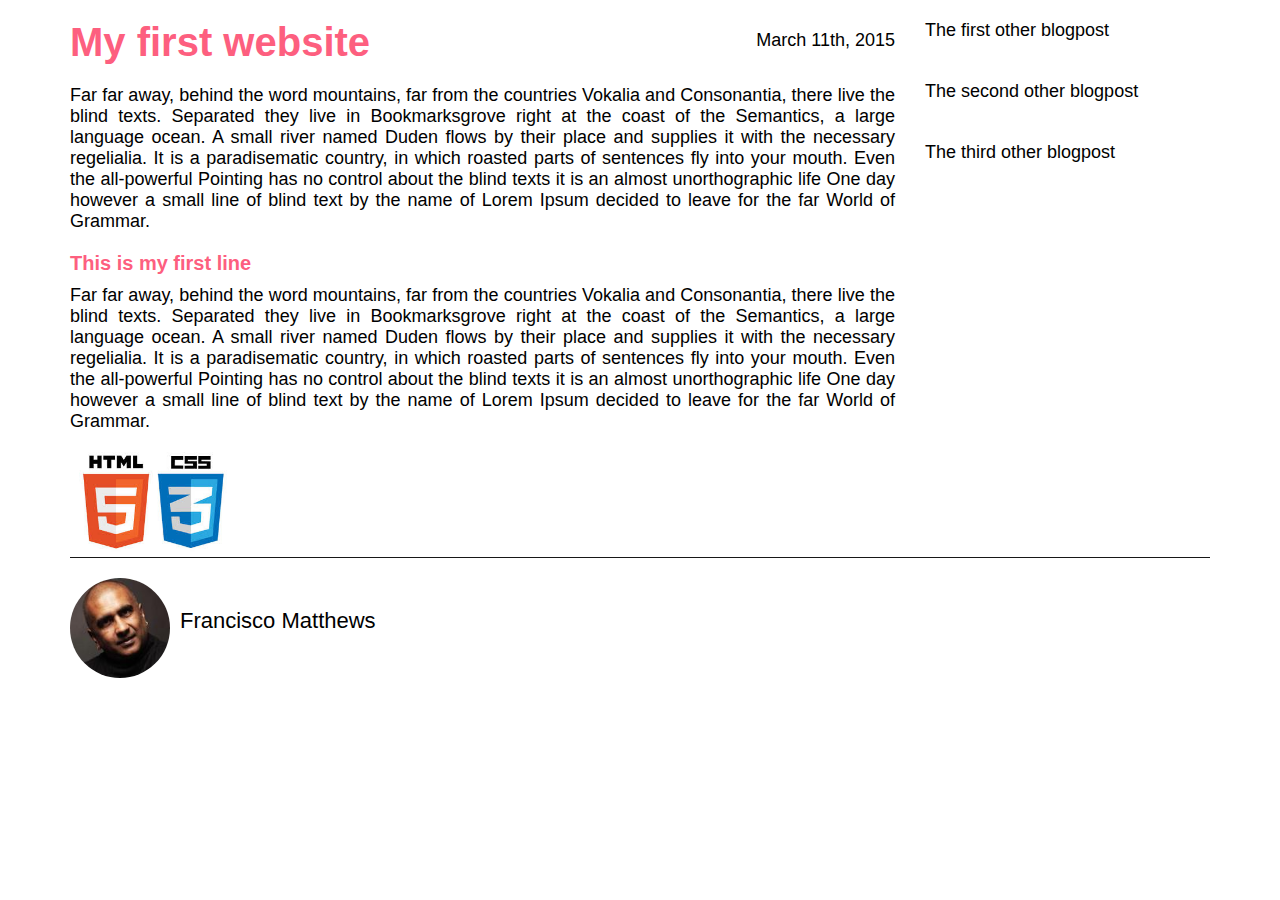
<file: index.html>
<!DOCTYPE html>
<html>

    <head>
        <title>My first website</title>
        <link rel=stylesheet type="text/css" href="style.css">
   
          
    </head>
     
    
    <body>
        <div class="container">
            <div class="blog-post">
                <h1>My first website</h1>
                <p class="date">March 11th, 2015</p>
                <p class="main-text">
                      Far far away, behind the word mountains, far from the countries Vokalia and Consonantia, there live the blind texts. Separated they live in Bookmarksgrove right at the coast of the Semantics, a large language ocean. A small river named Duden flows by their place and supplies it with the necessary regelialia. It is a paradisematic country, in which roasted parts of sentences fly into your mouth. Even the all-powerful Pointing has no control about the blind texts it is an almost unorthographic life One day however a small line of blind text by the name of Lorem Ipsum decided to leave for the far World of Grammar. 
                </p>
                <h2>This is my first line</h2>
                <p class="main-text">
                       Far far away, behind the word mountains, far from the countries Vokalia and Consonantia, there live the blind texts. Separated they live in Bookmarksgrove right at the coast of the Semantics, a large language ocean. A small river named Duden flows by their place and supplies it with the necessary regelialia. It is a paradisematic country, in which roasted parts of sentences fly into your mouth. Even the all-powerful Pointing has no control about the blind texts it is an almost unorthographic life One day however a small line of blind text by the name of Lorem Ipsum decided to leave for the far World of Grammar. 
                </p>
                <img src="logo.jpg" alt="Sorry man, geen plètje">
                </div>

            <div class="other-posts">
                
                <div class="other">
                    The first other blogpost
                </div>
                
                <div class="other">
                    The second other blogpost
                </div>
                
                <div class="other">
                    The third other blogpost
                </div>
                
            </div>
            
            <div class="clearfix"></div>
                
            <div class="author-box">
                <img src="author.jpg" alt="nee man, hier ook niet">
                <p class="author-text">Francisco Matthews</p>
            </div>
                

        </div>
       
    </body>
    
</html>
</file>
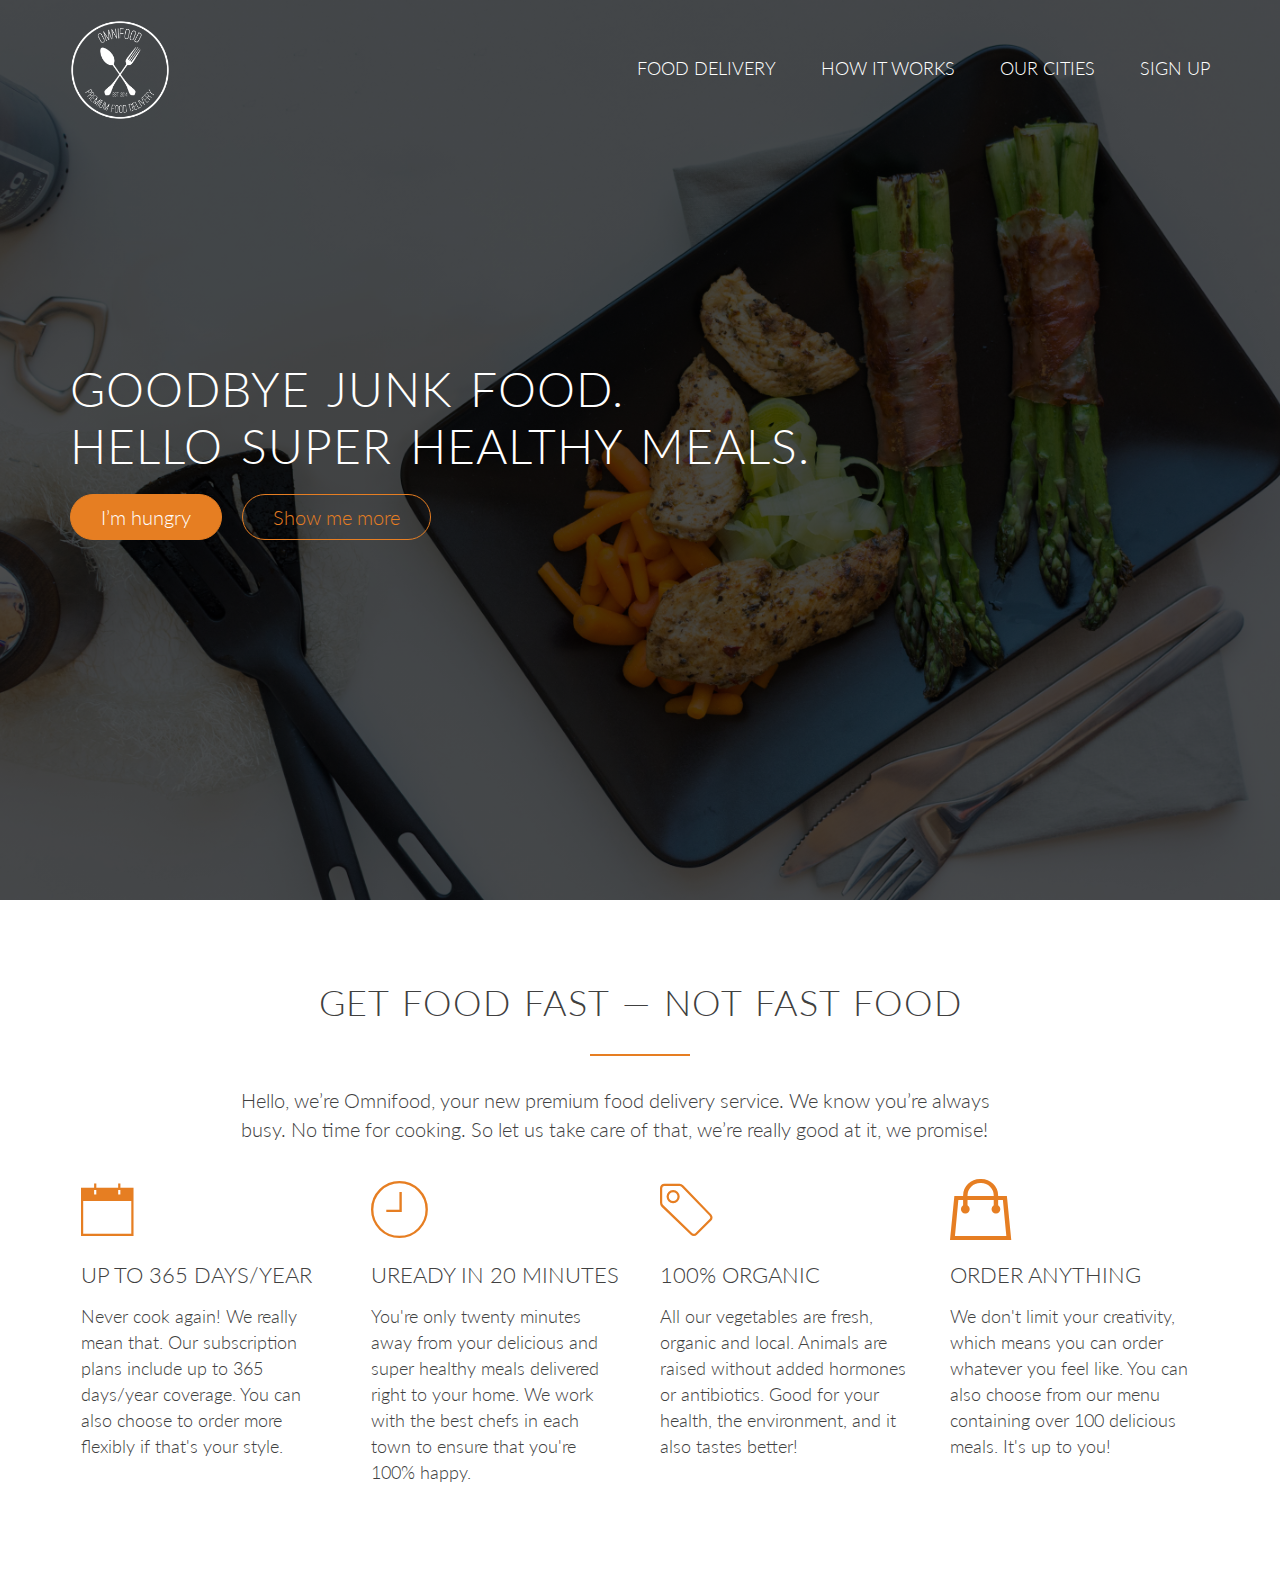
<file: Omnifood/index.html>
<!DOCTYPE html>
<html lang="en">
    <head>
        <link rel="stylesheet" type="text/css" href="vendors/css/normalize.css">
        <link rel="stylesheet" type="text/css" href="vendors/css/Grid.css">
        <link rel="stylesheet" type="text/css" href="resources/css/style.css">
        <link rel="stylesheet" type="text/css" href="vendors/css/ionicons.min.css">
        <link href="https://fonts.googleapis.com/css?family=Lato:100,300,300i,400&display=swap" rel="stylesheet">
        <title>Omnifood</title>
    </head>
    
    <body>
        <header>
            <nav>
                <div class="row">
                    <img src="resources/img/logo-white.png" alt="Omnifood logo" class="logo">
                    <ul class="main-nav">
                        <li><a href="#">Food delivery</a></li>
                        <li><a href="#">How it works</a></li>
                        <li><a href="#">Our cities</a></li>
                        <li><a href="#">Sign up</a></li>
                    </ul>
                </div>
            </nav>
            <div class="hero-textbox">
                <h1>Goodbye junk food. <br> Hello super healthy meals.</h1>
                <a class = "btn btn-full" href="#">I’m hungry</a>
                <a class = "btn btn-ghost" href="#">Show me more</a>
            </div>
        
        </header>
        
        <section class="section-features">
            <div class="row">
                <h2>Get food fast &mdash; not fast food</h2>
                <p class="long-copy">
                    Hello, we’re Omnifood, your new premium food delivery service. We know you’re always busy. No time for cooking. So let us take care of that, we’re really good at it, we promise!
                </p>
            
            </div>
            
            <div class="row">
                <div class="col span-1-of-4 box">
                    <i class="ion-ios7-calendar-outline icon-big"></i>
                    <h3>Up to 365 days/year</h3>
                    <p>Never cook again! We really mean that. Our subscription plans include up to 365 days/year coverage. You can also choose to order more flexibly if that's your style.</p>
                </div>
                 <div class="col span-1-of-4 box">
                     <i class="ion-ios7-clock-outline icon-big"></i>
                    <h3>UReady in 20 minutes</h3>
                    <p>You're only twenty minutes away from your delicious and super healthy meals delivered right to your home. We work with the best chefs in each town to ensure that you're 100% happy.</p>
                </div>
                
                 <div class="col span-1-of-4 box">
                     <i class="ion-ios7-pricetag-outline icon-big"></i>
                    <h3>100% organic</h3>
                    <p>All our vegetables are fresh, organic and local. Animals are raised without added hormones or antibiotics. Good for your health, the environment, and it also tastes better!</p>
                </div>
                
                 <div class="col span-1-of-4 box">
                     <i class="ion-bag icon-big"></i>
                    <h3>Order anything</h3>
                    <p>We don't limit your creativity, which means you can order whatever you feel like. You can also choose from our menu containing over 100 delicious meals. It's up to you!</p>
                </div>
                
            </div>
        </section>
    
        
    </body>


</html>
</file>
<file: style.css>
*{
    margin: 0;
    padding: 0;
    box-sizing: border-box;
}

.clearfix:after{
    content: "";
    display: table;
    clear: both;
}

body{
    font-family:helvetica neue, Arial;
    font-size: 18px;
}

h1, h2{
    color:#fd5f7f;
    font-family:fantasy, Arial;
}


h1 {
    font-size: 40px;
    margin-bottom: 20px;

}
h2 {
    font-size: 20px;
    padding-bottom: 10px;
}

.main-text{
    text-align: justify;
    margin-bottom : 20px;
}

.author-text{
    font-size: 22px;
    float: left;
    margin-top: 30px;
    margin-left: 10px;
}
.container {
    width: 1140px;
    margin: 20px auto 0 auto;
}

.blog-post {

    width: 75%;
    float: left;
    padding-right: 30px;
    position: relative;
}

.other-posts {

    width: 25%;
    float:left;
    
}

.author-box {
    border-top:1px solid #171717;
    padding-top: 20px;
}

.other {
    margin-bottom: 40px;
}

.author-box img{
    height: 100px;
    width: 100px;
    border-radius: 50%;
    float: left;
}
.blog-post img{
    height: 100px;
    width: auto;
}
.date{
    position: absolute;
    top: 10px;
    right: 30px;
}
</file>
<file: Omnifood/vendors/css/Grid.css>
/*  SECTIONS  ============================================================================= */

.section {
	clear: both;
	padding: 0px;
	margin: 0px;
}

/*  GROUPING  ============================================================================= */

.row {
    zoom: 1; /* For IE 6/7 (trigger hasLayout) */
}

.row:before,
.row:after {
    content:"";
    display:table;
}
.row:after {
    clear:both;
}

/*  GRID COLUMN SETUP   ==================================================================== */

.col {
	display: block;
	float:left;
	margin: 1% 0 1% 1.6%;
}

.col:first-child { margin-left: 0; } /* all browsers except IE6 and lower */


/*  REMOVE MARGINS AS ALL GO FULL WIDTH AT 480 PIXELS */

@media only screen and (max-width: 480px) {
	.col { 
		/*margin: 1% 0 1% 0%;*/
        margin: 0;
	}
}


/*  GRID OF TWO   ============================================================================= */


.span-2-of-2 {
	width: 100%;
}

.span-1-of-2 {
	width: 49.2%;
}

/*  GO FULL WIDTH AT LESS THAN 480 PIXELS */

@media only screen and (max-width: 480px) {
	.span-2-of-2 {
		width: 100%; 
	}
	.span-1-of-2 {
		width: 100%; 
	}
}


/*  GRID OF THREE   ============================================================================= */

	
.span-3-of-3 {
	width: 100%; 
}

.span-2-of-3 {
	width: 66.13%; 
}

.span-1-of-3 {
	width: 32.26%; 
}


/*  GO FULL WIDTH AT LESS THAN 480 PIXELS */

@media only screen and (max-width: 480px) {
	.span-3-of-3 {
		width: 100%; 
	}
	.span-2-of-3 {
		width: 100%; 
	}
	.span-1-of-3 {
		width: 100%;
	}
}

/*  GRID OF FOUR   ============================================================================= */

	
.span-4-of-4 {
	width: 100%; 
}

.span-3-of-4 {
	width: 74.6%; 
}

.span-2-of-4 {
	width: 49.2%; 
}

.span-1-of-4 {
	width: 23.8%; 
}


/*  GO FULL WIDTH AT LESS THAN 480 PIXELS */

@media only screen and (max-width: 480px) {
	.span-4-of-4 {
		width: 100%; 
	}
	.span-3-of-4 {
		width: 100%; 
	}
	.span-2-of-4 {
		width: 100%; 
	}
	.span-1-of-4 {
		width: 100%; 
	}
}


/*  GRID OF FIVE   ============================================================================= */

	
.span-5-of-5 {
	width: 100%;
}

.span-4-of-5 {
  	width: 79.68%; 
}

.span-3-of-5 {
  	width: 59.36%; 
}

.span-2-of-5 {
  	width: 39.04%;
}

.span-1-of-5 {
  	width: 18.72%;
}


/*  GO FULL WIDTH AT LESS THAN 480 PIXELS */

@media only screen and (max-width: 480px) {
	.span-5-of-5 {
		width: 100%; 
	}
	.span-4-of-5 {
		width: 100%; 
	}
	.span-3-of-5 {
		width: 100%; 
	}
	.span-2-of-5 {
		width: 100%; 
	}
	.span-1-of-5 {
		width: 100%; 
	}
}


/*  GRID OF SIX   ============================================================================= */


.span-6-of-6 {
	width: 100%;
}

.span-5-of-6 {
  	width: 83.06%;
}

.span-4-of-6 {
  	width: 66.13%;
}

.span-3-of-6 {
  	width: 49.2%;
}

.span-2-of-6 {
  	width: 32.26%;
}

.span-1-of-6 {
  	width: 15.33%;
}


/*  GO FULL WIDTH AT LESS THAN 480 PIXELS */

@media only screen and (max-width: 480px) {
	.span-6-of-6 {
		width: 100%; 
	}
	.span-5-of-6 {
		width: 100%; 
	}
	.span-4-of-6 {
		width: 100%; 
	}
	.span-3-of-6 {
		width: 100%; 
	}
	.span-2-of-6 {
		width: 100%; 
	}
	.span-1-of-6 {
		width: 100%; 
	}
}



/*  GRID OF SEVEN   ============================================================================= */


.span-7-of-7 {
	width: 100%;
}

.span-6-of-7 {
	width: 85.48%;
}

.span-5-of-7 {
  	width: 70.97%;
}

.span-4-of-7 {
  	width: 56.45%;
}

.span-3-of-7 {
  	width: 41.94%;
}

.span-2-of-7 {
  	width: 27.42%;
}

.span-1-of-7 {
  	width: 12.91%;
}


/*  GO FULL WIDTH AT LESS THAN 480 PIXELS */

@media only screen and (max-width: 480px) {
	.span-7-of-7 {
		width: 100%; 
	}
	.span-6-of-7 {
		width: 100%; 
	}
	.span-5-of-7 {
		width: 100%; 
	}
	.span-4-of-7 {
		width: 100%; 
	}
	.span-3-of-7 {
		width: 100%; 
	}
	.span-2-of-7 {
		width: 100%; 
	}
	.span-1-of-7 {
		width: 100%; 
	}
}


/*  GRID OF EIGHT   ============================================================================= */

	
.span-8-of-8 {
	width: 100%;
}

.span-7-of-8 {
	width: 87.3%; 
}

.span-6-of-8 {
	width: 74.6%; 
}

.span-5-of-8 {
	width: 61.9%; 
}

.span-4-of-8 {
	width: 49.2%; 
}

.span-3-of-8 {
	width: 36.5%;
}

.span-2-of-8 {
	width: 23.8%; 
}

.span-1-of-8 {
	width: 11.1%; 
}


/*  GO FULL WIDTH AT LESS THAN 480 PIXELS */

@media only screen and (max-width: 480px) {
	.span-8-of-8 {
		width: 100%; 
	}
	.span-7-of-8 {
		width: 100%; 
	}
	.span-6-of-8 {
		width: 100%; 
	}
	.span-5-of-8 {
		width: 100%; 
	}
	.span-4-of-8 {
		width: 100%; 
	}
	.span-3-of-8 {
		width: 100%; 
	}
	.span-2-of-8 {
		width: 100%; 
	}
	.span-1-of-8 {
		width: 100%; 
	}
}


/*  GRID OF NINE   ============================================================================= */


.span-9-of-9 {
	width: 100%;
}

.span-8-of-9 {
	width: 88.71%;
}

.span-7-of-9 {
	width: 77.42%; 
}

.span-6-of-9 {
	width: 66.13%; 
}

.span-5-of-9 {
	width: 54.84%; 
}

.span-4-of-9 {
	width: 43.55%; 
}

.span-3-of-9 {
	width: 32.26%;
}

.span-2-of-9 {
	width: 20.97%; 
}

.span-1-of-9 {
	width: 9.68%; 
}


/*  GO FULL WIDTH AT LESS THAN 480 PIXELS */

@media only screen and (max-width: 480px) {
	.span-9-of-9 {
		width: 100%; 
	}
	.span-8-of-9 {
		width: 100%; 
	}
	.span-7-of-9 {
		width: 100%; 
	}
	.span-6-of-9 {
		width: 100%; 
	}
	.span-5-of-9 {
		width: 100%; 
	}
	.span-4-of-9 {
		width: 100%; 
	}
	.span-3-of-9 {
		width: 100%; 
	}
	.span-2-of-9 {
		width: 100%; 
	}
	.span-1-of-9 {
		width: 100%; 
	}
}


/*  GRID OF TEN   ============================================================================= */


.span-10-of-10 {
	width: 100%;
}

.span-9-of-10 {
	width: 89.84%;
}

.span-8-of-10 {
	width: 79.68%;
}

.span-7-of-10 {
	width: 69.52%; 
}

.span-6-of-10 {
	width: 59.36%; 
}

.span-5-of-10 {
	width: 49.2%; 
}

.span-4-of-10 {
	width: 39.04%; 
}

.span-3-of-10 {
	width: 28.88%;
}

.span-2-of-10 {
	width: 18.72%; 
}

.span-1-of-10 {
	width: 8.56%; 
}


/*  GO FULL WIDTH AT LESS THAN 480 PIXELS */

@media only screen and (max-width: 480px) {
	.span-10-of-10 {
		width: 100%; 
	}
	.span-9-of-10 {
		width: 100%; 
	}
	.span-8-of-10 {
		width: 100%; 
	}
	.span-7-of-10 {
		width: 100%; 
	}
	.span-6-of-10 {
		width: 100%; 
	}
	.span-5-of-10 {
		width: 100%; 
	}
	.span-4-of-10 {
		width: 100%; 
	}
	.span-3-of-10 {
		width: 100%; 
	}
	.span-2-of-10 {
		width: 100%; 
	}
	.span-1-of-10 {
		width: 100%; 
	}
}


/*  GRID OF ELEVEN   ============================================================================= */

.span-11-of-11 {
	width: 100%;
}

.span-10-of-11 {
	width: 90.76%;
}

.span-9-of-11 {
	width: 81.52%;
}

.span-8-of-11 {
	width: 72.29%;
}

.span-7-of-11 {
	width: 63.05%; 
}

.span-6-of-11 {
	width: 53.81%; 
}

.span-5-of-11 {
	width: 44.58%; 
}

.span-4-of-11 {
	width: 35.34%; 
}

.span-3-of-11 {
	width: 26.1%;
}

.span-2-of-11 {
	width: 16.87%; 
}

.span-1-of-11 {
	width: 7.63%; 
}


/*  GO FULL WIDTH AT LESS THAN 480 PIXELS */

@media only screen and (max-width: 480px) {
	.span-11-of-11 {
		width: 100%; 
	}
	.span-10-of-11 {
		width: 100%; 
	}
	.span-9-of-11 {
		width: 100%; 
	}
	.span-8-of-11 {
		width: 100%; 
	}
	.span-7-of-11 {
		width: 100%; 
	}
	.span-6-of-11 {
		width: 100%; 
	}
	.span-5-of-11 {
		width: 100%; 
	}
	.span-4-of-11 {
		width: 100%; 
	}
	.span-3-of-11 {
		width: 100%; 
	}
	.span-2-of-11 {
		width: 100%; 
	}
	.span-1-of-11 {
		width: 100%; 
	}
}


/*  GRID OF TWELVE   ============================================================================= */

.span-12-of-12 {
	width: 100%;
}

.span-11-of-12 {
	width: 91.53%;
}

.span-10-of-12 {
	width: 83.06%;
}

.span-9-of-12 {
	width: 74.6%;
}

.span-8-of-12 {
	width: 66.13%;
}

.span-7-of-12 {
	width: 57.66%; 
}

.span-6-of-12 {
	width: 49.2%; 
}

.span-5-of-12 {
	width: 40.73%; 
}

.span-4-of-12 {
	width: 32.26%; 
}

.span-3-of-12 {
	width: 23.8%;
}

.span-2-of-12 {
	width: 15.33%; 
}

.span-1-of-12 {
	width: 6.86%; 
}


/*  GO FULL WIDTH AT LESS THAN 480 PIXELS */

@media only screen and (max-width: 480px) {
	.span-12-of-12 {
		width: 100%; 
	}
	.span-11-of-12 {
		width: 100%; 
	}
	.span-10-of-12 {
		width: 100%; 
	}
	.span-9-of-12 {
		width: 100%; 
	}
	.span-8-of-12 {
		width: 100%; 
	}
	.span-7-of-12 {
		width: 100%; 
	}
	.span-6-of-12 {
		width: 100%; 
	}
	.span-5-of-12 {
		width: 100%; 
	}
	.span-4-of-12 {
		width: 100%; 
	}
	.span-3-of-12 {
		width: 100%; 
	}
	.span-2-of-12 {
		width: 100%; 
	}
	.span-1-of-12 {
		width: 100%; 
	}
}
</file>
<file: Omnifood/resources/css/style.css>
/* -------------------------------------------------------- */
/*                      Colors                              */
/*                      Orange: #e67e22                     */
/* -------------------------------------------------------- */

/* -------------------------------------------------------- */
/*                      BASIC SETUP                         */
/* -------------------------------------------------------- */
*{
    margin: 0;
    padding: 0;
    box-sizing: border-box;
}

html{
    background-color: #fff;
    color : #404040;
    font-family: 'Lato', 'Arial', sans-serif;
    font-weight: 300;
    font-size: 20px;
    text-rendering: optimizeLegibility;
}

/* -------------------------------------------------------- */
/*                   REUSABLE COMPONENTS                    */
/* -------------------------------------------------------- */
.row {
    max-width: 1140px;
    margin: 0 auto;
}
section {
    padding: 80px 0;
}


.box {
    padding: 1%;
}

/* -------------------------------------------------------- */
/*                        HEADINGS                          */
/* -------------------------------------------------------- */
h1, h2, h3 {
   
   
    font-weight: 300;
    text-transform: uppercase;


}

h1 {
    margin-top: 0;
    margin-bottom: 20px;
    color: #fff;
    font-size: 240%;
    word-spacing: 4px;
        letter-spacing: 1px;
}

h2 {
    font-size: 180%;
    word-spacing: 2px;
    text-align: center;
    margin-bottom: 30px;
        letter-spacing: 1px;
}

h3 {
    font-size: 110%;
    margin-bottom: 15px;
}

h2:after {
    display: block;
    height: 2px;
    background-color: #e67e22;
    content: " ";
    width: 100px;
    margin: 0 auto;
    margin-top: 30px;
}

/*                        PARAGRAPHS                       */

.long-copy {
    line-height: 145%;
    width: 70%;
    margin-left: 15%;
}

.box p {
    font-size: 90%;
    line-height: 145%;
}

/*                        ICONS                             */


.icon-big {
    font-size: 350%;
    display: block;
    color: #e67e22;
    margin-bottom: 10px;
}




/* -------------------------------------------------------- */
/*                        BUTTONS                           */
/* -------------------------------------------------------- */
.btn:link, 
.btn:visited {
    display: inline-block;
    padding: 10px 30px;
    font-weight: 300;
    text-decoration: none;
    border-radius: 200px;
    transition: background-color 0.5s, border 0.5s, color 0.5s;
}

.btn-full:link,
.btn-full:visited {
    background-color: #e67e22;
    border: 1px solid #e67e22;
    color: #fff;
    margin-right: 15px;
}

.btn-ghost:link,
.btn-ghost:visited{
    border: 1px solid #e67e22;
    color: #e67e22
}

.btn:hover,
.btn:active {
    background: #cf6d17;
    
}

.btn-full:hover,
.btn-full:active {
    border: 1px solid #cf6d17;
    
}

.btn-ghost:hover,
.btn-ghost:active{
    border: 1px solid #cf6d17;
    color: #fff;
}

/* -------------------------------------------------------- */
/*                          HEADER                          */
/* -------------------------------------------------------- */

header {
    background-image: linear-gradient(rgba(0, 0, 0, 0.7), rgba(0, 0, 0, 0.70)), url(img/hero.jpg);
    background-size: cover;
    background-position: center;
    height: 100vh;
}

.hero-textbox {
    position: absolute;
    width: 1140px;
    top: 50%;
    left: 50%;
    transform: translate(-50%, -50%);
} 

.logo{
    margin-top: 20px;
    height: 100px;
    widows: auto;
    float: left;
}


.main-nav {
    margin-top: 55px;
    float: right;
    list-style: none;
}

.main-nav li {
    display: inline-block;
    margin-left: 40px; 
}

.main-nav li a:link, 
.main-nav li a:visited {
    text-decoration: none;
    padding: 8px 0px;
    color: #fff;
    text-transform: uppercase;
    font-size: 90%;
    border-bottom: 2px solid transparent;
    transition: border-bottom 0.5s;
}

.main-nav li a:hover,
.main-nav li a:active {
    
    border-bottom: 2px solid #e67e22;
}
</file>
